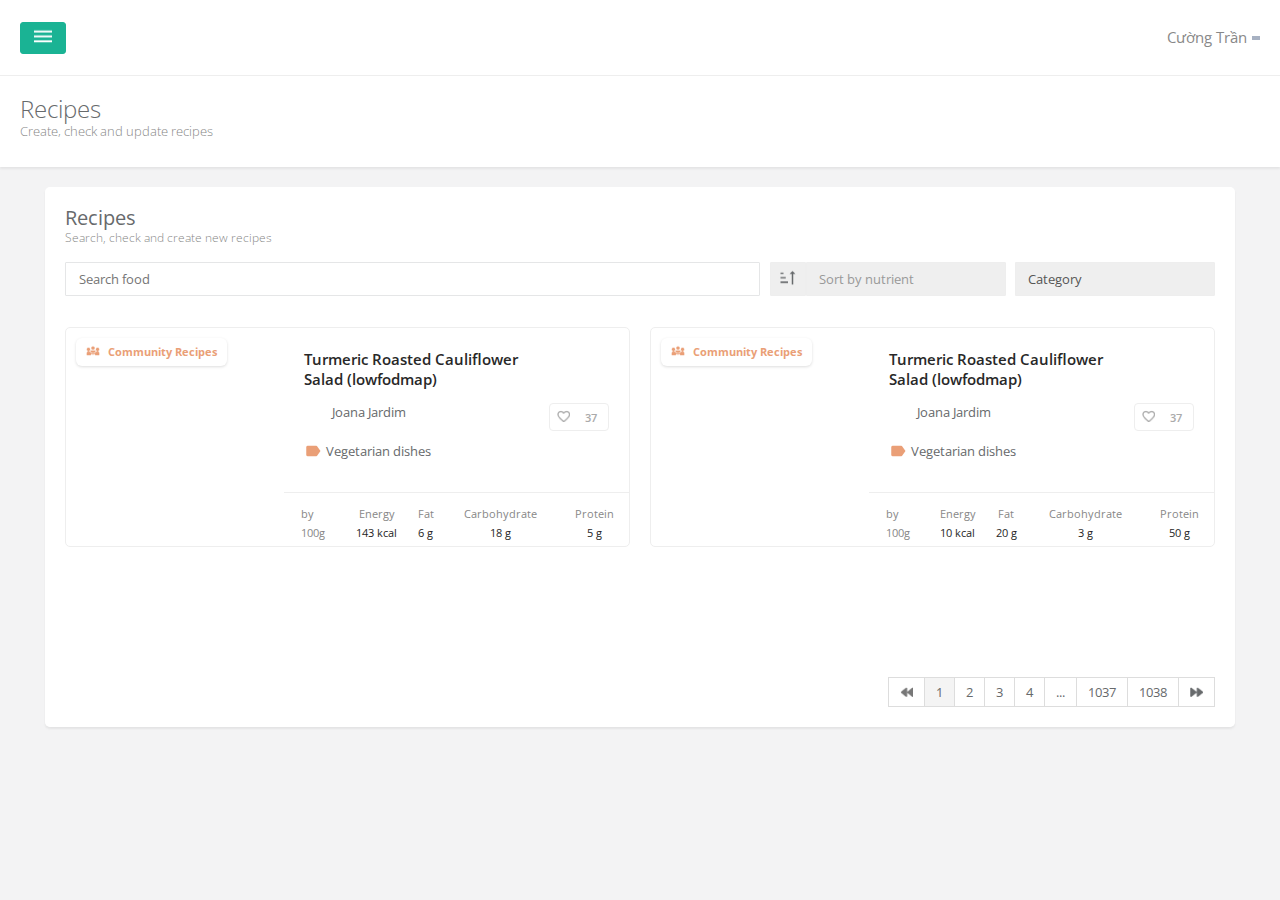
<file: project-root/index.html>
<!DOCTYPE html>
<html lang="en">
  <head>
    <meta charset="UTF-8" />
    <meta name="viewport" content="width=device-width, initial-scale=1.0" />
    <title>Homepage</title>
    <link rel="stylesheet" href="./css/style.css" />
    <link rel="stylesheet" href="./css/formSite.css" />
    <link rel="stylesheet" href="./css/home.css" />
    <link
      rel="icon"
      type="image/x-icon"
      href="./assets/images/nutrium-favicon.ico"
    />
  </head>
  <body>
    <div class="all-box">
      <div class="menu" style="display: none">
        <header>
          <img class="a-quarter-img" src="./assets/images/Logo.png" alt="" />
        </header>
        <main>
          <a class="now-paper" href="./index.html"
            ><div>
              <img class="a-quarter-img" src="./assets/icons/home.png" alt="" />
            </div>
            Homepage</a
          ><a href="./pages/ingredient.html"
            ><div>
              <img
                class="a-quarter-img"
                src="./assets/icons/food_off.png"
                alt=""
              />
            </div>
            Foods</a
          >
          <a href="./pages/recipes.html"
            ><div>
              <img
                class="a-quarter-img"
                src="./assets/icons/recipes_off.png"
                alt=""
              />
            </div>
            Recipes</a
          >
        </main>
        <footer>
          <a href="./pages/signIn.html"
            ><div>
              <img
                class="a-quarter-img"
                src="./assets/icons/person_add.png"
                alt=""
              />
            </div>
            <p>Sign out</p></a
          >
        </footer>
      </div>
      <div class="container">
        <header>
          <div class="header-top">
            <button onclick="openMenu()">
              <img class="a-quarter-img" src="./assets/icons/Menu.png" alt="" />
            </button>
            <div>
              <span>Cường Trần</span>
              <div class="box"></div>
            </div>
          </div>
          <div class="header-bottom">
            <p>Recipes</p>
            <p>Create, check and update recipes</p>
          </div>
        </header>
        <main>
          <div class="main-content">
            <div class="main-top">
              <p>Recipes</p>
              <p>Search, check and create new recipes</p>
              <div class="input">
                <input type="search" id="search" placeholder="Search food" />
                <div>
                  <button>
                    <img
                      class="a-quarter-img"
                      src="./assets/icons/sort.png"
                      alt=""
                    />
                  </button>
                  <select name="sort" id="sort">
                    <option value="">Sort by nutrient</option>
                  </select>
                </div>
                <select name="filter" id="filter">
                  <option value="">Category</option>
                </select>
              </div>
            </div>
            <div class="main-bottom">
              <div class="box">
                <div>
                  <div>
                    <img
                      class="a-quarter-img"
                      src="./assets/icons/group.png"
                      alt=""
                    />
                    <p>Community Recipes</p>
                  </div>
                </div>
                <div class="box-right">
                  <p class="text-1">
                    Turmeric Roasted Cauliflower Salad (lowfodmap)
                  </p>
                  <div class="text-2">
                    <p>Joana Jardim</p>
                    <div class="box-like">
                      <img
                        class="a-quarter-img"
                        src="./assets/icons/heart.png"
                        alt=""
                      />
                      <p>37</p>
                    </div>
                  </div>
                  <div class="text-3">
                    <img
                      class="a-quarter-img"
                      src="./assets/icons/Vector.png"
                      alt=""
                    />
                    <p>Vegetarian dishes</p>
                  </div>
                  <div class="box-info">
                    <table>
                      <tr>
                        <td class="box-info-left">by</td>
                        <td>Energy</td>
                        <td>Fat</td>
                        <td>Carbohydrate</td>
                        <td>Protein</td>
                      </tr>
                      <tr>
                        <td class="box-info-left">100g</td>
                        <td class="stats">143 kcal</td>
                        <td class="stats">6 g</td>
                        <td class="stats">18 g</td>
                        <td class="stats">5 g</td>
                      </tr>
                    </table>
                  </div>
                </div>
              </div>
              <div class="box">
                <div>
                  <div>
                    <img
                      class="a-quarter-img"
                      src="./assets/icons/group.png"
                      alt=""
                    />
                    <p>Community Recipes</p>
                  </div>
                </div>
                <div class="box-right">
                  <p class="text-1">
                    Turmeric Roasted Cauliflower Salad (lowfodmap)
                  </p>
                  <div class="text-2">
                    <p>Joana Jardim</p>
                    <div class="box-like">
                      <img
                        class="a-quarter-img"
                        src="./assets/icons/heart.png"
                        alt=""
                      />
                      <p>37</p>
                    </div>
                  </div>
                  <div class="text-3">
                    <img
                      class="a-quarter-img"
                      src="./assets/icons/Vector.png"
                      alt=""
                    />
                    <p>Vegetarian dishes</p>
                  </div>
                  <div class="box-info">
                    <table>
                      <tr>
                        <td class="box-info-left">by</td>
                        <td>Energy</td>
                        <td>Fat</td>
                        <td>Carbohydrate</td>
                        <td>Protein</td>
                      </tr>
                      <tr>
                        <td class="box-info-left">100g</td>
                        <td class="stats">10 kcal</td>
                        <td class="stats">20 g</td>
                        <td class="stats">3 g</td>
                        <td class="stats">50 g</td>
                      </tr>
                    </table>
                  </div>
                </div>
              </div>
              <div class="paper-bar">
                <button>
                  <img
                    class="a-quarter-img"
                    src="./assets/icons/prev.png"
                    alt=""
                  />
                </button>
                <button class="now-paper">1</button>
                <button>2</button>
                <button>3</button>
                <button>4</button>
                <button>...</button>
                <button>1037</button>
                <button>1038</button>
                <button>
                  <img
                    class="a-quarter-img"
                    src="./assets/icons/next.png"
                    alt=""
                  />
                </button>
              </div>
            </div>
          </div>
        </main>
      </div>
    </div>
    <script src="./js/index.js"></script>
  </body>
</html>
</file>
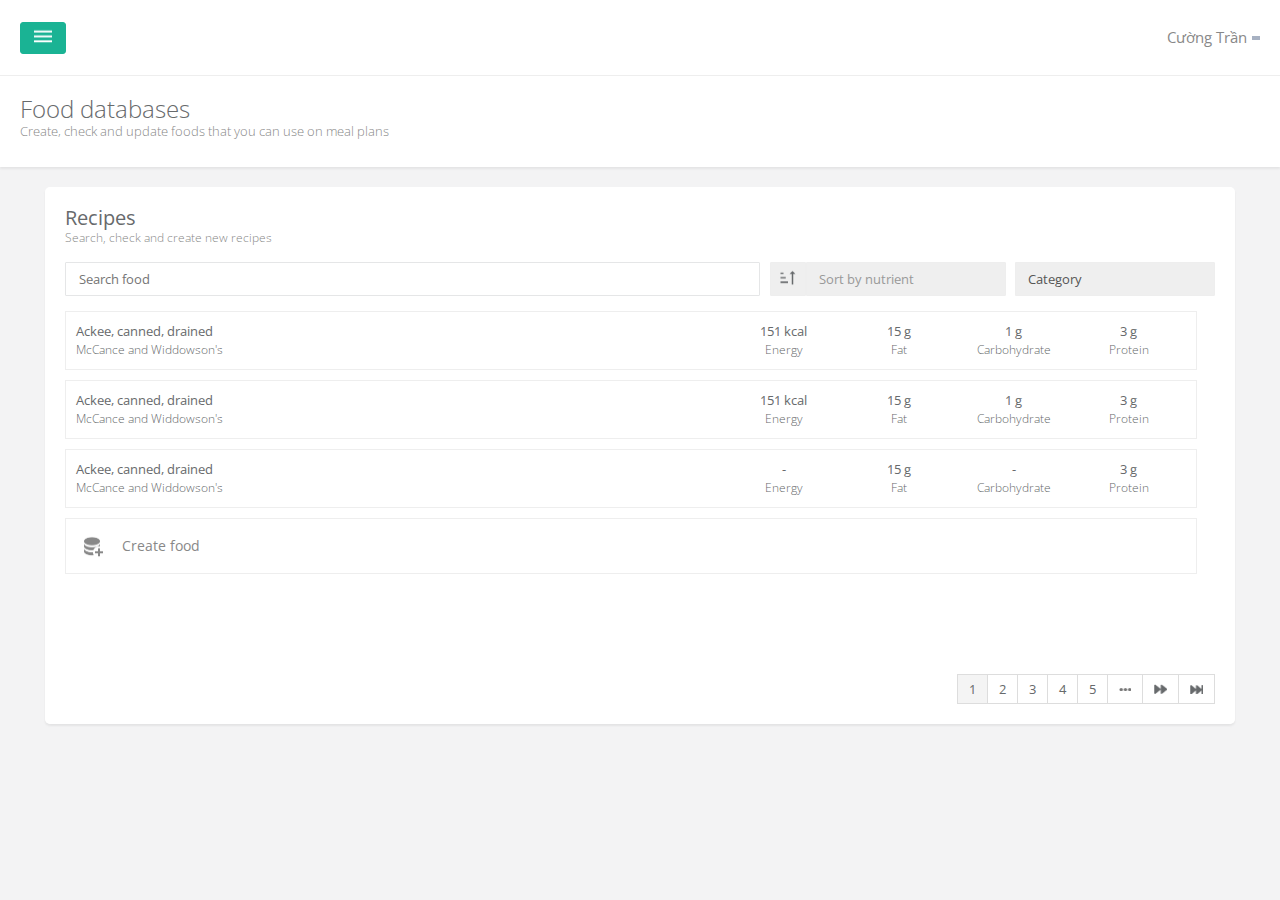
<file: project-root/pages/ingredient.html>
<!DOCTYPE html>
<html lang="en">
  <head>
    <meta charset="UTF-8" />
    <meta name="viewport" content="width=device-width, initial-scale=1.0" />
    <title>Ingredient</title>
    <link rel="stylesheet" href="../css/style.css" />
    <link rel="stylesheet" href="../css/formSite.css" />
    <link rel="stylesheet" href="../css/ingredient.css" />
    <link
      rel="icon"
      type="image/x-icon"
      href="../assets/images/nutrium-favicon.ico"
    />
  </head>
  <body>
    <div class="all-box">
      <div class="menu" style="display: none">
        <header>
          <img class="a-quarter-img" src="../assets/images/Logo.png" alt="" />
        </header>
        <main>
          <a href="../index.html"
            ><div>
              <img
                class="a-quarter-img"
                src="../assets/icons/home_off.png"
                alt=""
              />
            </div>
            Homepage</a
          ><a class="now-paper" href="./ingredient.html"
            ><div>
              <img
                class="a-quarter-img"
                src="../assets/icons/food.png"
                alt=""
              />
            </div>
            Foods</a
          >
          <a href="../pages/recipes.html"
            ><div>
              <img
                class="a-quarter-img"
                src="../assets/icons/recipes_off.png"
                alt=""
              />
            </div>
            Recipes</a
          >
        </main>
        <footer>
          <a href="../pages/signIn.html"
            ><div>
              <img
                class="a-quarter-img"
                src="../assets/icons/person_add.png"
                alt=""
              />
            </div>
            <p>Sign out</p></a
          >
        </footer>
      </div>
      <div class="container">
        <header>
          <div class="header-top">
            <button onclick="openMenu()">
              <img
                class="a-quarter-img"
                src="../assets/icons/Menu.png"
                alt=""
              />
            </button>
            <div>
              <span>Cường Trần</span>
              <div class="box"></div>
            </div>
          </div>
          <div class="header-bottom">
            <p>Food databases</p>
            <p>Create, check and update foods that you can use on meal plans</p>
          </div>
        </header>
        <main>
          <div class="main-content">
            <div class="main-top">
              <p>Recipes</p>
              <p>Search, check and create new recipes</p>
              <div class="input">
                <input type="search" id="search" placeholder="Search food" />
                <div>
                  <button>
                    <img
                      class="a-quarter-img"
                      src="../assets/icons/sort.png"
                      alt=""
                    />
                  </button>
                  <select name="sort" id="sort">
                    <option value="">Sort by nutrient</option>
                  </select>
                </div>
                <select name="filter" id="filter">
                  <option value="">Category</option>
                </select>
              </div>
            </div>
            <div class="main-bottom">
              <div class="list">
                <div class="box">
                  <div>
                    <p>Ackee, canned, drained</p>
                    <p>McCance and Widdowson's</p>
                  </div>
                  <table>
                    <tr>
                      <td class="stats">151 kcal</td>
                      <td class="stats">15 g</td>
                      <td class="stats">1 g</td>
                      <td class="stats">3 g</td>
                    </tr>
                    <tr>
                      <td>Energy</td>
                      <td>Fat</td>
                      <td>Carbohydrate</td>
                      <td>Protein</td>
                    </tr>
                  </table>
                </div>
                <div class="box">
                  <div>
                    <p>Ackee, canned, drained</p>
                    <p>McCance and Widdowson's</p>
                  </div>
                  <table>
                    <tr>
                      <td class="stats">151 kcal</td>
                      <td class="stats">15 g</td>
                      <td class="stats">1 g</td>
                      <td class="stats">3 g</td>
                    </tr>
                    <tr>
                      <td>Energy</td>
                      <td>Fat</td>
                      <td>Carbohydrate</td>
                      <td>Protein</td>
                    </tr>
                  </table>
                </div>
                <div class="box">
                  <div>
                    <p>Ackee, canned, drained</p>
                    <p>McCance and Widdowson's</p>
                  </div>
                  <table>
                    <tr>
                      <td class="stats">-</td>
                      <td class="stats">15 g</td>
                      <td class="stats">-</td>
                      <td class="stats">3 g</td>
                    </tr>
                    <tr>
                      <td>Energy</td>
                      <td>Fat</td>
                      <td>Carbohydrate</td>
                      <td>Protein</td>
                    </tr>
                  </table>
                </div>
                <div class="box">
                  <a href="../pages/ingredientAddFood.html"
                    ><img
                      class="a-quarter-img"
                      src="../assets/icons/addFood.png"
                      alt=""
                    />Create food</a
                  >
                </div>
              </div>
              <div class="paper-bar">
                <button class="now-paper">1</button>
                <button>2</button>
                <button>3</button>
                <button>4</button>
                <button>5</button>
                <button>
                  <img
                    class="a-quarter-img"
                    src="../assets/icons/3dot.png"
                    alt=""
                  />
                </button>
                <button>
                  <img
                    class="a-quarter-img"
                    src="../assets/icons/next.png"
                    alt=""
                  />
                </button>
                <button>
                  <img
                    class="a-quarter-img"
                    src="../assets/icons/endNext.png"
                    alt=""
                  />
                </button>
              </div>
            </div>
          </div>
        </main>
      </div>
    </div>
    <script src="../js/index.js"></script>
    <script src="../js/ingredient.js"></script>
  </body>
</html>
</file>
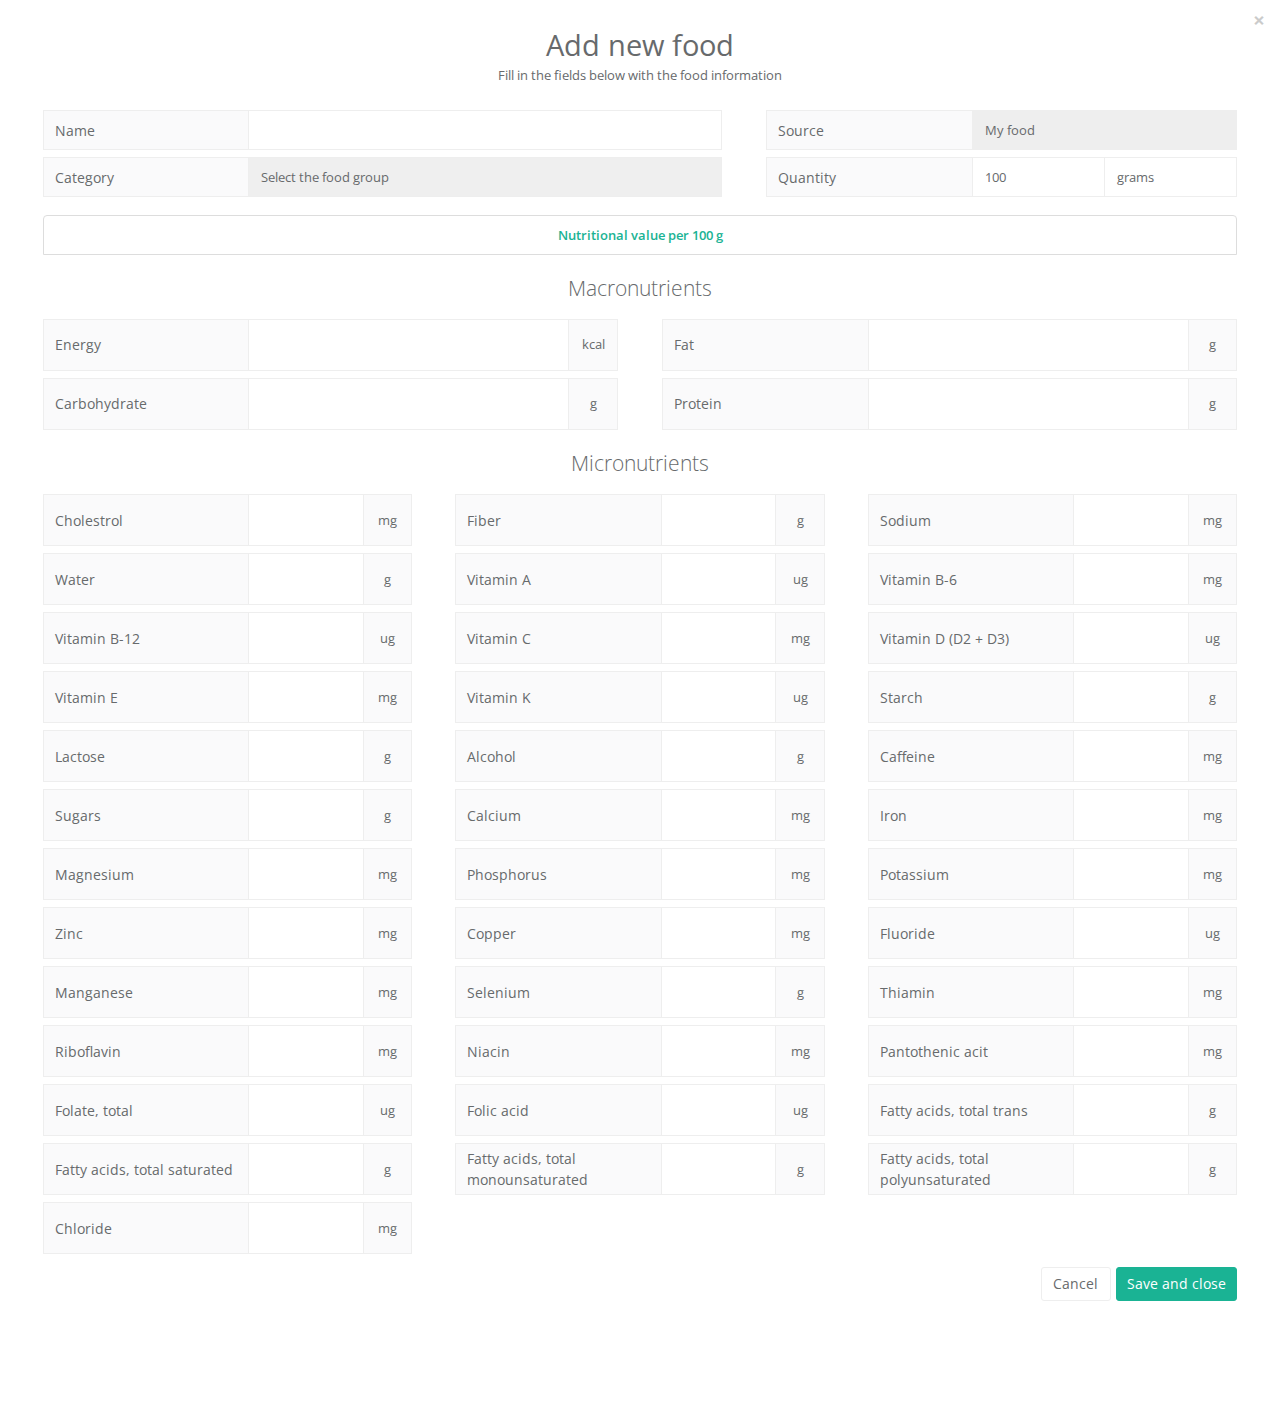
<file: project-root/pages/ingredientAddFood.html>
<!DOCTYPE html>
<html lang="en">
  <head>
    <meta charset="UTF-8" />
    <meta name="viewport" content="width=device-width, initial-scale=1.0" />
    <title>Add new food</title>
    <link rel="stylesheet" href="../css/style.css" />
    <link rel="stylesheet" href="../css/ingredientAddFood.css" />
    <link
      rel="icon"
      type="image/x-icon"
      href="../assets/images/nutrium-favicon.ico"
    />
  </head>
  <body>
    <header>
      <p>Add new food</p>
      <p>Fill in the fields below with the food information</p>
    </header>
    <main>
      <div class="box-1">
        <div class="row">
          <div><label for="">Name</label><input type="text" /></div>
          <div><label for="">Source</label><span>My food</span></div>
        </div>
        <div class="row">
          <div>
            <label for="">Category</label
            ><select name="" id="">
              <option value="">Select the food group</option>
            </select>
          </div>
          <div>
            <label for="">Quantity</label>
            <div><span>100</span><span>grams</span></div>
          </div>
        </div>
        <div class="title">Nutritional value per 100 g</div>
      </div>
      <p class="h2">Macronutrients</p>
      <div class="box-2">
        <div class="row">
          <div class="col">
            <label for="">Energy</label><input type="text" /><span>kcal</span>
          </div>
          <div class="col">
            <label for="">Fat</label><input type="text" /><span>g</span>
          </div>
        </div>
        <div class="row">
          <div class="col">
            <label for="">Carbohydrate</label><input type="text" />
            <span>g</span>
          </div>
          <div class="col">
            <label for="">Protein</label><input type="text" /><span>g</span>
          </div>
        </div>
      </div>
      <div class="h2">Micronutrients</div>
      <div class="box-3">
        <div class="row">
          <div class="col">
            <label for="">Cholestrol</label><input type="text" /><span>mg</span>
          </div>
          <div class="col">
            <label for="">Fiber</label><input type="text" /><span>g</span>
          </div>
          <div class="col">
            <label for="">Sodium</label><input type="text" /><span>mg</span>
          </div>
        </div>
        <div class="row">
          <div class="col">
            <label for="">Water</label><input type="text" /><span>g</span>
          </div>
          <div class="col">
            <label for="">Vitamin A</label><input type="text" /><span>ug</span>
          </div>
          <div class="col">
            <label for="">Vitamin B-6</label><input type="text" /><span
              >mg</span
            >
          </div>
        </div>
        <div class="row">
          <div class="col">
            <label for="">Vitamin B-12</label><input type="text" /><span
              >ug</span
            >
          </div>
          <div class="col">
            <label for="">Vitamin C</label><input type="text" /><span>mg</span>
          </div>
          <div class="col">
            <label for="">Vitamin D (D2 + D3)</label><input type="text" /><span
              >ug</span
            >
          </div>
        </div>
        <div class="row">
          <div class="col">
            <label for="">Vitamin E</label><input type="text" /><span>mg</span>
          </div>
          <div class="col">
            <label for="">Vitamin K</label><input type="text" /><span>ug</span>
          </div>
          <div class="col">
            <label for="">Starch</label><input type="text" /><span>g</span>
          </div>
        </div>
        <div class="row">
          <div class="col">
            <label for="">Lactose</label><input type="text" /><span>g</span>
          </div>
          <div class="col">
            <label for="">Alcohol</label><input type="text" /><span>g</span>
          </div>
          <div class="col">
            <label for="">Caffeine</label><input type="text" /><span>mg</span>
          </div>
        </div>
        <div class="row">
          <div class="col">
            <label for="">Sugars</label><input type="text" /><span>g</span>
          </div>
          <div class="col">
            <label for="">Calcium</label><input type="text" /><span>mg</span>
          </div>
          <div class="col">
            <label for="">Iron</label><input type="text" /><span>mg</span>
          </div>
        </div>
        <div class="row">
          <div class="col">
            <label for="">Magnesium</label><input type="text" /><span>mg</span>
          </div>
          <div class="col">
            <label for="">Phosphorus</label><input type="text" /><span>mg</span>
          </div>
          <div class="col">
            <label for="">Potassium</label><input type="text" /><span>mg</span>
          </div>
        </div>
        <div class="row">
          <div class="col">
            <label for="">Zinc</label><input type="text" /><span>mg</span>
          </div>
          <div class="col">
            <label for="">Copper</label><input type="text" /><span>mg</span>
          </div>
          <div class="col">
            <label for="">Fluoride</label><input type="text" /><span>ug</span>
          </div>
        </div>
        <div class="row">
          <div class="col">
            <label for="">Manganese</label><input type="text" /><span>mg</span>
          </div>
          <div class="col">
            <label for="">Selenium</label><input type="text" /><span>g</span>
          </div>
          <div class="col">
            <label for="">Thiamin</label><input type="text" /><span>mg</span>
          </div>
        </div>
        <div class="row">
          <div class="col">
            <label for="">Riboflavin</label><input type="text" /><span>mg</span>
          </div>
          <div class="col">
            <label for="">Niacin</label><input type="text" /><span>mg</span>
          </div>
          <div class="col">
            <label for="">Pantothenic acit</label><input type="text" /><span
              >mg</span
            >
          </div>
        </div>
        <div class="row">
          <div class="col">
            <label for="">Folate, total</label><input type="text" /><span
              >ug</span
            >
          </div>
          <div class="col">
            <label for="">Folic acid</label><input type="text" /><span>ug</span>
          </div>
          <div class="col">
            <label for="">Fatty acids, total trans</label
            ><input type="text" /><span>g</span>
          </div>
        </div>
        <div class="row">
          <div class="col">
            <label for="">Fatty acids, total saturated</label
            ><input type="text" /><span>g</span>
          </div>
          <div class="col">
            <label for="">Fatty acids, total monounsaturated</label
            ><input type="text" /><span>g</span>
          </div>
          <div class="col">
            <label for="">Fatty acids, total polyunsaturated</label
            ><input type="text" /><span>g</span>
          </div>
        </div>
        <div class="row">
          <div class="col">
            <label for="">Chloride</label><input type="text" /><span>mg</span>
          </div>
        </div>
      </div>
    </main>
    <footer>
      <button onclick="location.href=`./ingredient.html`">Cancel</button
      ><button onclick="location.href=`./ingredient.html`">
        Save and close
      </button>
    </footer>
    <button class="close" onclick="location.href=`./ingredient.html`">×</button>
    <script src="../js/index.js"></script>
  </body>
</html>
</file>
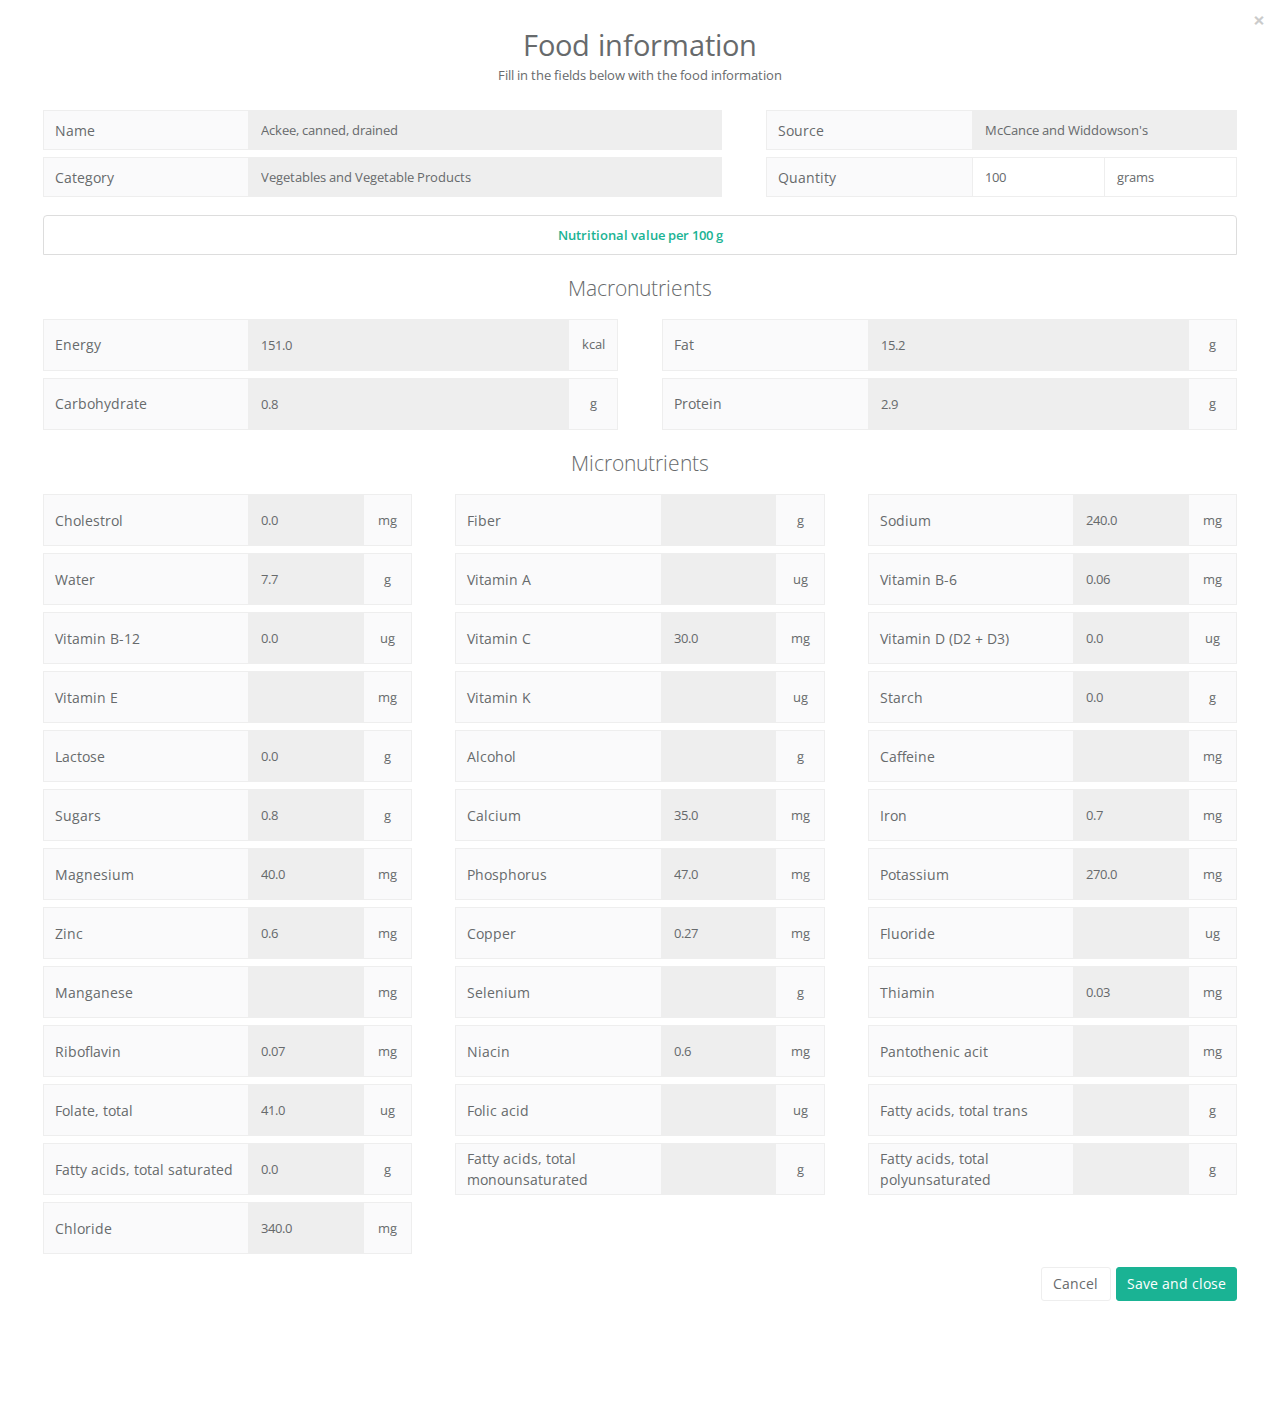
<file: project-root/pages/ingredientEdit.html>
<!DOCTYPE html>
<html lang="en">
  <head>
    <meta charset="UTF-8" />
    <meta name="viewport" content="width=device-width, initial-scale=1.0" />
    <title>Food information</title>
    <link rel="stylesheet" href="../css/style.css" />
    <link rel="stylesheet" href="../css/ingredientEdit.css" />
    <link
      rel="icon"
      type="image/x-icon"
      href="../assets/images/nutrium-favicon.ico"
    />
  </head>
  <body>
    <header>
      <p>Food information</p>
      <p>Fill in the fields below with the food information</p>
    </header>
    <main>
      <div class="box-1">
        <div class="row">
          <div>
            <label for="">Name</label
            ><input type="text" value="Ackee, canned, drained" />
          </div>
          <div>
            <label for="">Source</label><span>McCance and Widdowson's</span>
          </div>
        </div>
        <div class="row">
          <div>
            <label for="">Category</label
            ><select name="" id="">
              <option value="">Vegetables and Vegetable Products</option>
            </select>
          </div>
          <div>
            <label for="">Quantity</label>
            <div><span>100</span><span>grams</span></div>
          </div>
        </div>
        <div class="title">Nutritional value per 100 g</div>
      </div>
      <p class="h2">Macronutrients</p>
      <div class="box-2">
        <div class="row">
          <div class="col">
            <label for="">Energy</label><input type="text" value="151.0" /><span
              >kcal</span
            >
          </div>
          <div class="col">
            <label for="">Fat</label><input type="text" value="15.2" /><span
              >g</span
            >
          </div>
        </div>
        <div class="row">
          <div class="col">
            <label for="">Carbohydrate</label><input type="text" value="0.8" />
            <span>g</span>
          </div>
          <div class="col">
            <label for="">Protein</label><input type="text" value="2.9" /><span
              >g</span
            >
          </div>
        </div>
      </div>
      <div class="h2">Micronutrients</div>
      <div class="box-3">
        <div class="row">
          <div class="col">
            <label for="">Cholestrol</label
            ><input type="text" value="0.0" /><span>mg</span>
          </div>
          <div class="col">
            <label for="">Fiber</label><input type="text" /><span>g</span>
          </div>
          <div class="col">
            <label for="">Sodium</label><input type="text" value="240.0" /><span
              >mg</span
            >
          </div>
        </div>
        <div class="row">
          <div class="col">
            <label for="">Water</label><input type="text" value="7.7" /><span
              >g</span
            >
          </div>
          <div class="col">
            <label for="">Vitamin A</label><input type="text" /><span>ug</span>
          </div>
          <div class="col">
            <label for="">Vitamin B-6</label
            ><input type="text" value="0.06" /><span>mg</span>
          </div>
        </div>
        <div class="row">
          <div class="col">
            <label for="">Vitamin B-12</label
            ><input type="text" value="0.0" /><span>ug</span>
          </div>
          <div class="col">
            <label for="">Vitamin C</label
            ><input type="text" value="30.0" /><span>mg</span>
          </div>
          <div class="col">
            <label for="">Vitamin D (D2 + D3)</label
            ><input type="text" value="0.0" /><span>ug</span>
          </div>
        </div>
        <div class="row">
          <div class="col">
            <label for="">Vitamin E</label><input type="text" /><span>mg</span>
          </div>
          <div class="col">
            <label for="">Vitamin K</label><input type="text" /><span>ug</span>
          </div>
          <div class="col">
            <label for="">Starch</label><input type="text" value="0.0" /><span
              >g</span
            >
          </div>
        </div>
        <div class="row">
          <div class="col">
            <label for="">Lactose</label><input type="text" value="0.0" /><span
              >g</span
            >
          </div>
          <div class="col">
            <label for="">Alcohol</label><input type="text" /><span>g</span>
          </div>
          <div class="col">
            <label for="">Caffeine</label><input type="text" /><span>mg</span>
          </div>
        </div>
        <div class="row">
          <div class="col">
            <label for="">Sugars</label><input type="text" value="0.8" /><span
              >g</span
            >
          </div>
          <div class="col">
            <label for="">Calcium</label><input type="text" value="35.0" /><span
              >mg</span
            >
          </div>
          <div class="col">
            <label for="">Iron</label><input type="text" value="0.7" /><span
              >mg</span
            >
          </div>
        </div>
        <div class="row">
          <div class="col">
            <label for="">Magnesium</label
            ><input type="text" value="40.0" /><span>mg</span>
          </div>
          <div class="col">
            <label for="">Phosphorus</label
            ><input type="text" value="47.0" /><span>mg</span>
          </div>
          <div class="col">
            <label for="">Potassium</label
            ><input type="text" value="270.0" /><span>mg</span>
          </div>
        </div>
        <div class="row">
          <div class="col">
            <label for="">Zinc</label><input type="text" value="0.6" /><span
              >mg</span
            >
          </div>
          <div class="col">
            <label for="">Copper</label><input type="text" value="0.27" /><span
              >mg</span
            >
          </div>
          <div class="col">
            <label for="">Fluoride</label><input type="text" /><span>ug</span>
          </div>
        </div>
        <div class="row">
          <div class="col">
            <label for="">Manganese</label><input type="text" /><span>mg</span>
          </div>
          <div class="col">
            <label for="">Selenium</label><input type="text" /><span>g</span>
          </div>
          <div class="col">
            <label for="">Thiamin</label><input type="text" value="0.03" /><span
              >mg</span
            >
          </div>
        </div>
        <div class="row">
          <div class="col">
            <label for="">Riboflavin</label
            ><input type="text" value="0.07" /><span>mg</span>
          </div>
          <div class="col">
            <label for="">Niacin</label><input type="text" value="0.6" /><span
              >mg</span
            >
          </div>
          <div class="col">
            <label for="">Pantothenic acit</label><input type="text" /><span
              >mg</span
            >
          </div>
        </div>
        <div class="row">
          <div class="col">
            <label for="">Folate, total</label
            ><input type="text" value="41.0" /><span>ug</span>
          </div>
          <div class="col">
            <label for="">Folic acid</label><input type="text" /><span>ug</span>
          </div>
          <div class="col">
            <label for="">Fatty acids, total trans</label
            ><input type="text" /><span>g</span>
          </div>
        </div>
        <div class="row">
          <div class="col">
            <label for="">Fatty acids, total saturated</label
            ><input type="text" value="0.0" /><span>g</span>
          </div>
          <div class="col">
            <label for="">Fatty acids, total monounsaturated</label
            ><input type="text" /><span>g</span>
          </div>
          <div class="col">
            <label for="">Fatty acids, total polyunsaturated</label
            ><input type="text" /><span>g</span>
          </div>
        </div>
        <div class="row">
          <div class="col">
            <label for="">Chloride</label
            ><input type="text" value="340.0" /><span>mg</span>
          </div>
        </div>
      </div>
    </main>
    <footer>
      <button onclick="location.href=`./ingredient.html`">Cancel</button
      ><button onclick="location.href=`./ingredient.html`">
        Save and close
      </button>
    </footer>
    <button class="close" onclick="location.href=`./ingredient.html`">×</button>
    <script src="../js/index.js"></script>
  </body>
</html>
</file>
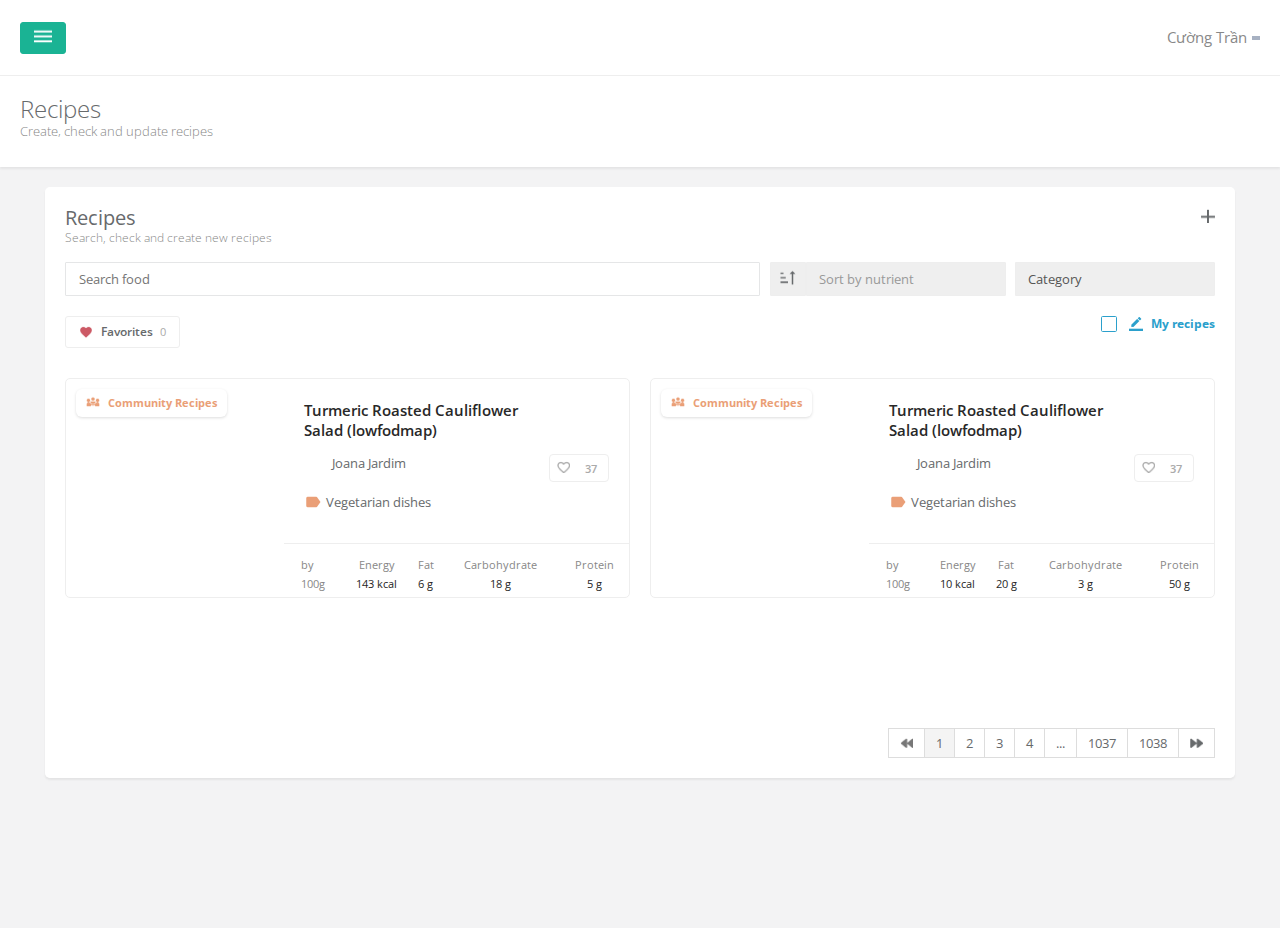
<file: project-root/pages/recipes.html>
<!DOCTYPE html>
<html lang="en">
  <head>
    <meta charset="UTF-8" />
    <meta name="viewport" content="width=device-width, initial-scale=1.0" />
    <title>Recipes</title>
    <link rel="stylesheet" href="../css/style.css" />
    <link rel="stylesheet" href="../css/formSite.css" />
    <link rel="stylesheet" href="../css/recipes.css" />
    <link
      rel="icon"
      type="image/x-icon"
      href="../assets/images/nutrium-favicon.ico"
    />
  </head>
  <body>
    <div class="all-box">
      <div class="menu" style="display: none">
        <header>
          <img class="a-quarter-img" src="../assets/images/Logo.png" alt="" />
        </header>
        <main>
          <a href="../index.html"
            ><div>
              <img
                class="a-quarter-img"
                src="../assets/icons/home_off.png"
                alt=""
              />
            </div>
            Homepage</a
          ><a href="../pages/ingredient.html"
            ><div>
              <img
                class="a-quarter-img"
                src="../assets/icons/food_off.png"
                alt=""
              />
            </div>
            Foods</a
          >
          <a class="now-paper" href="../pages/recipes.html"
            ><div>
              <img
                class="a-quarter-img"
                src="../assets/icons/recipes.png"
                alt=""
              />
            </div>
            Recipes</a
          >
        </main>
        <footer>
          <a href="../pages/signIn.html"
            ><div>
              <img
                class="a-quarter-img"
                src="../assets/icons/person_add.png"
                alt=""
              />
            </div>
            <p>Sign out</p></a
          >
        </footer>
      </div>
      <div class="container">
        <header>
          <div class="header-top">
            <button onclick="openMenu()">
              <img
                class="a-quarter-img"
                src="../assets/icons/Menu.png"
                alt=""
              />
            </button>
            <div>
              <span>Cường Trần</span>
              <div class="box"></div>
            </div>
          </div>
          <div class="header-bottom">
            <p>Recipes</p>
            <p>Create, check and update recipes</p>
          </div>
        </header>
        <main>
          <div class="main-content">
            <div class="main-top">
              <p>Recipes</p>
              <p>Search, check and create new recipes</p>
              <div class="input">
                <input type="search" id="search" placeholder="Search food" />
                <div>
                  <button>
                    <img
                      class="a-quarter-img"
                      src="../assets/icons/sort.png"
                      alt=""
                    />
                  </button>
                  <select name="sort" id="sort">
                    <option value="">Sort by nutrient</option>
                  </select>
                </div>
                <select name="filter" id="filter">
                  <option value="">Category</option>
                </select>
              </div>
              <img
                onclick="location.href=`recipesAdd.html`"
                class="a-quarter-img add"
                src="../assets/icons/add.png"
                alt=""
              />
            </div>
            <div class="ex-box">
              <div>
                <img
                  class="a-quarter-img"
                  src="../assets/icons/heartRed.png"
                  alt=""
                /><span class="favorites-text">Favorites</span><span>0</span>
              </div>
              <div>
                <label class="custom-checkbox">
                  <input type="checkbox" />
                  <span class="checkmark"></span>
                </label>
                <img
                  class="a-quarter-img"
                  src="../assets/icons/pen.png"
                  alt=""
                /><span>My recipes</span>
              </div>
            </div>
            <div class="main-bottom">
              <div class="box">
                <div>
                  <div>
                    <img
                      class="a-quarter-img"
                      src="../assets/icons/group.png"
                      alt=""
                    />
                    <p>Community Recipes</p>
                  </div>
                </div>
                <div class="box-right">
                  <p class="text-1">
                    Turmeric Roasted Cauliflower Salad (lowfodmap)
                  </p>
                  <div class="text-2">
                    <p>Joana Jardim</p>
                    <div class="box-like">
                      <img
                        class="a-quarter-img"
                        src="../assets/icons/heart.png"
                        alt=""
                      />
                      <p>37</p>
                    </div>
                  </div>
                  <div class="text-3">
                    <img
                      class="a-quarter-img"
                      src="../assets/icons/Vector.png"
                      alt=""
                    />
                    <p>Vegetarian dishes</p>
                  </div>
                  <div class="box-info">
                    <table>
                      <tr>
                        <td class="box-info-left">by</td>
                        <td>Energy</td>
                        <td>Fat</td>
                        <td>Carbohydrate</td>
                        <td>Protein</td>
                      </tr>
                      <tr>
                        <td class="box-info-left">100g</td>
                        <td class="stats">143 kcal</td>
                        <td class="stats">6 g</td>
                        <td class="stats">18 g</td>
                        <td class="stats">5 g</td>
                      </tr>
                    </table>
                  </div>
                </div>
              </div>
              <div class="box">
                <div>
                  <div>
                    <img
                      class="a-quarter-img"
                      src="../assets/icons/group.png"
                      alt=""
                    />
                    <p>Community Recipes</p>
                  </div>
                </div>
                <div class="box-right">
                  <p class="text-1">
                    Turmeric Roasted Cauliflower Salad (lowfodmap)
                  </p>
                  <div class="text-2">
                    <p>Joana Jardim</p>
                    <div class="box-like">
                      <img
                        class="a-quarter-img"
                        src="../assets/icons/heart.png"
                        alt=""
                      />
                      <p>37</p>
                    </div>
                  </div>
                  <div class="text-3">
                    <img
                      class="a-quarter-img"
                      src="../assets/icons/Vector.png"
                      alt=""
                    />
                    <p>Vegetarian dishes</p>
                  </div>
                  <div class="box-info">
                    <table>
                      <tr>
                        <td class="box-info-left">by</td>
                        <td>Energy</td>
                        <td>Fat</td>
                        <td>Carbohydrate</td>
                        <td>Protein</td>
                      </tr>
                      <tr>
                        <td class="box-info-left">100g</td>
                        <td class="stats">10 kcal</td>
                        <td class="stats">20 g</td>
                        <td class="stats">3 g</td>
                        <td class="stats">50 g</td>
                      </tr>
                    </table>
                  </div>
                </div>
              </div>
              <div class="paper-bar">
                <button>
                  <img
                    class="a-quarter-img"
                    src="../assets/icons/prev.png"
                    alt=""
                  />
                </button>
                <button class="now-paper">1</button>
                <button>2</button>
                <button>3</button>
                <button>4</button>
                <button>...</button>
                <button>1037</button>
                <button>1038</button>
                <button>
                  <img
                    class="a-quarter-img"
                    src="../assets/icons/next.png"
                    alt=""
                  />
                </button>
              </div>
            </div>
          </div>
        </main>
      </div>
    </div>
    <script src="../js/index.js"></script>
  </body>
</html>
</file>
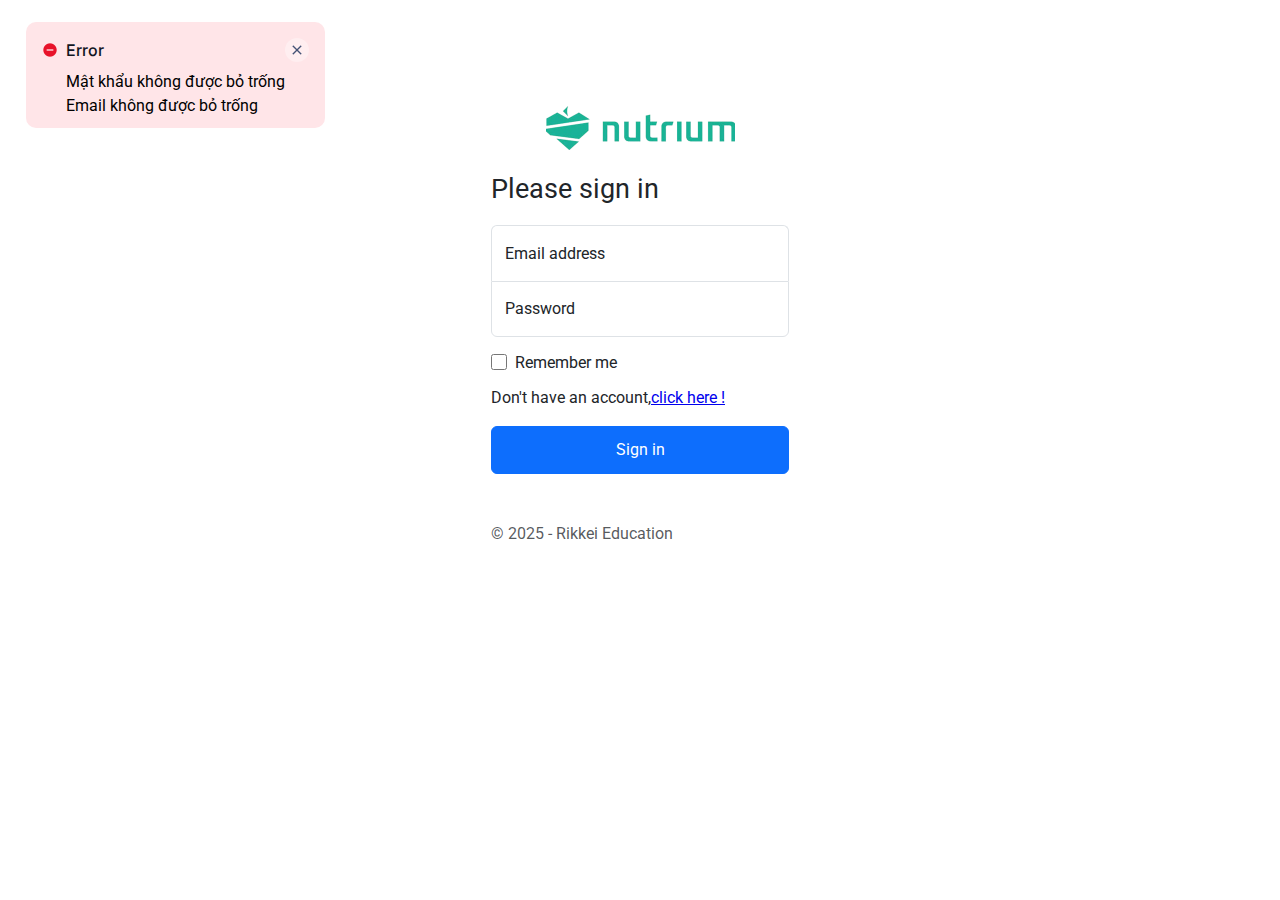
<file: project-root/pages/signIn.html>
<!DOCTYPE html>
<html lang="en">
  <head>
    <meta charset="UTF-8" />
    <meta name="viewport" content="width=device-width, initial-scale=1.0" />
    <title>Sign-in</title>
    <link rel="stylesheet" href="../css/style.css" />
    <link rel="stylesheet" href="../css/signInAndUp.css" />
    <link
      rel="icon"
      type="image/x-icon"
      href="../assets/images/nutrium-favicon.ico"
    />
  </head>
  <body>
    <form class="box">
      <img class="a-quarter-img" src="../assets/images/Logo.png" alt="" />
      <p class="text">Please sign in</p>
      <input class="input-top input" type="email" placeholder="Email address" />
      <input
        class="input-bottom input"
        type="password"
        placeholder="Password"
      />
      <div><input type="checkbox" /><span> Remember me</span></div>
      <p class="link">
        Don't have an account, <a href="./signUp.html">click here !</a>
      </p>
      <button>Sign in</button>
      <p class="footer">© 2025 - Rikkei Education</p>
    </form>
    <div class="notify error">
      <div class="header">
        <div>
          <span
            ><img
              class="a-quarter-img"
              src="../assets/icons/Error.png"
              alt="" /></span
          ><span>Error</span>
        </div>
        <span
          ><button>
            <img
              class="a-quarter-img"
              onclick="closeNotify()"
              src="../assets/icons/close.png"
              alt=""
            /></button
        ></span>
      </div>
      <div class="text">
        <p>Mật khẩu không được bỏ trống</p>
        <p>Email không được bỏ trống</p>
      </div>
    </div>
    <!-- <div class="notify submit">
      <div class="header">
        <div>
          <img
            class="a-quarter-img"
            src="../assets/icons/Submit.png"
            alt=""
          /><span>Đăng nhập thành công</span>
        </div>
      </div>
    </div> -->
    <script src="../js/index.js"></script>
    <script src="../js/signln.js"></script>
  </body>
</html>
</file>
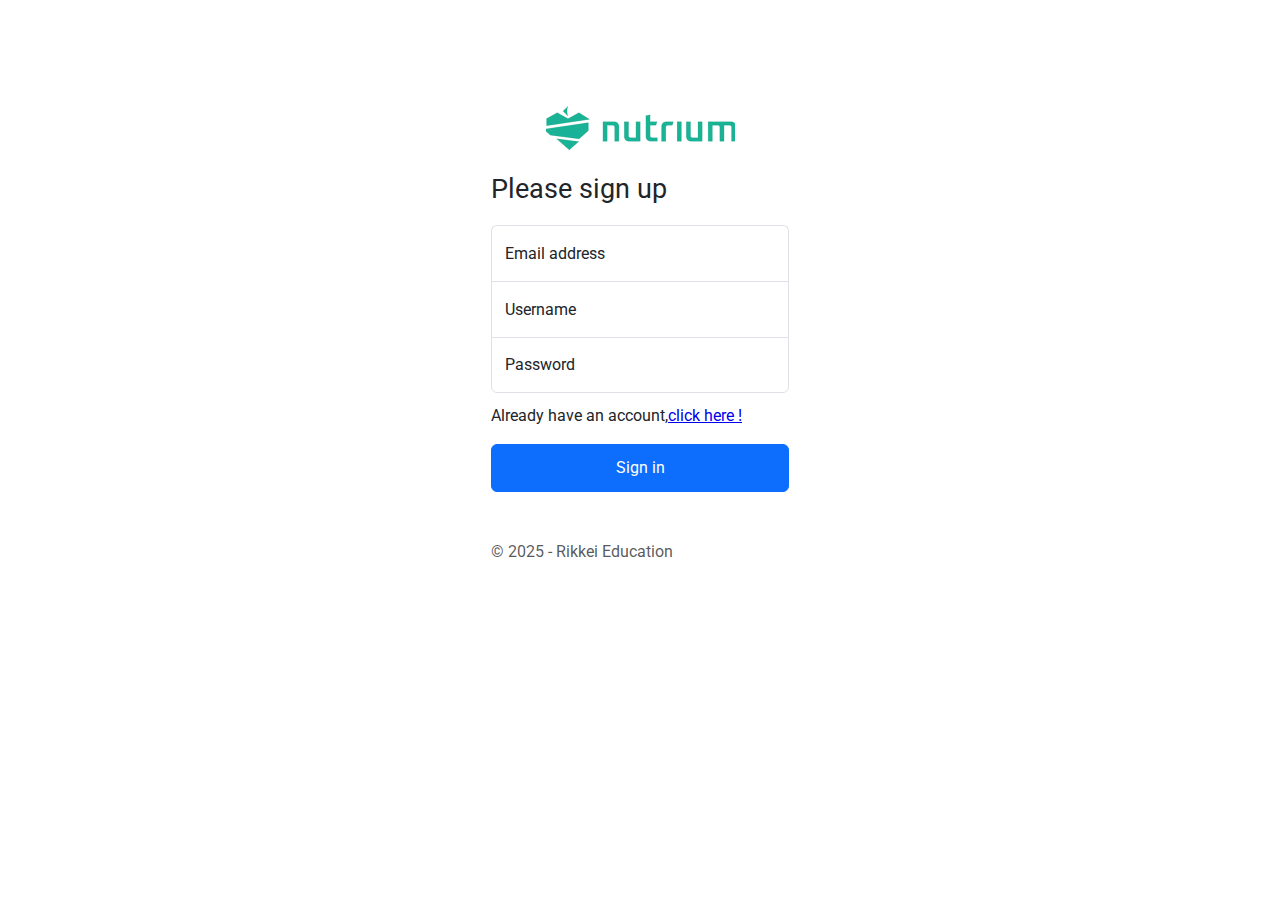
<file: project-root/pages/signUp.html>
<!DOCTYPE html>
<html lang="en">
  <head>
    <meta charset="UTF-8" />
    <meta name="viewport" content="width=device-width, initial-scale=1.0" />
    <title>Sign-up</title>
    <link rel="stylesheet" href="../css/style.css" />
    <link rel="stylesheet" href="../css/signInAndUp.css" />
    <link
      rel="icon"
      type="image/x-icon"
      href="../assets/images/nutrium-favicon.ico"
    />
  </head>
  <body>
    <form class="box">
      <img class="a-quarter-img" src="../assets/images/Logo.png" alt="" />
      <p class="text">Please sign up</p>
      <input class="input-top input" type="email" placeholder="Email address" />
      <input class="input-mid input" type="text" placeholder="Username" />
      <input
        class="input-bottom input"
        type="password"
        placeholder="Password"
      />
      <p class="link">
        Already have an account, <a href="./signIn.html">click here !</a>
      </p>
      <button>Sign in</button>
      <p class="footer">© 2025 - Rikkei Education</p>
    </form>
    <script src="../js/index.js"></script>
  </body>
</html>
</file>
<file: project-root/css/style.css>
/**/
@import url("https://fonts.googleapis.com/css2?family=Inter:ital,opsz,wght@0,14..32,100..900;1,14..32,100..900&family=Open+Sans:ital,wght@0,300..800;1,300..800&family=Roboto:ital,wght@0,100..900;1,100..900&display=swap");
* {
  margin: 0;
  padding: 0;
  box-sizing: border-box;
  /* transition: all 0.3s linear; */
}
button:hover {
  cursor: pointer;
  filter: brightness(0.8);
}
</file>
<file: project-root/css/formSite.css>
body {
  background-color: #f3f3f4;
}
.container {
  background-color: #f3f3f4;
  width: 100%;
  margin-bottom: 150px;
}
.container header .header-top button {
  width: 46px;
  height: 32px;
  border-radius: 3px;
  border: 1px solid #1ab394;
  background-color: #1ab394;
}
.container header {
  width: 100%;
  position: fixed;
  top: 0;
  background-color: #ffffff;
  z-index: 9999;
}
.container header .header-top {
  display: flex;
  justify-content: space-between;
  height: 76px;
  align-items: center;
  padding: 20px;
  border-bottom: 1px solid #eeeeee;
}
.container header .header-top .box {
  width: 8px;
  height: 4px;
  border-width: 4px 4px 0px 4px;
  border-style: solid;
  border-color: #a7b1c2;
}
.container header .header-top div:not(.box) {
  display: flex;
  align-items: center;
  gap: 5px;
}
.container .header-top span {
  font-family: Open Sans;
  font-weight: 400;
  font-size: 15.4px;
  line-height: 23.1px;
  letter-spacing: 0%;
  text-align: right;
  vertical-align: middle;
  color: #888888;
}
.container header .header-bottom {
  height: 90.9000015258789px;
  padding: 20px;
  box-shadow: 0px 1px 5px 0px #9191911f;
  box-shadow: 0px 2px 2px 0px #90909024;
}
.container header .header-bottom p {
  font-family: Open Sans;
  font-weight: 300;
  font-size: 13px;
  line-height: 19.5px;
  letter-spacing: 0%;
  vertical-align: middle;
  color: #888888;
}
.container header .header-bottom p:first-child {
  font-size: 24px;
  line-height: 26.4px;
  color: #676a6c;
}
.container main {
  width: 100%;
  margin-top: calc(191.9px - 25px);
  margin-left: auto;
  margin-right: auto;
  border-radius: 5px;
  padding-top: 20px;
  z-index: 0;
}
.container main .main-content {
  width: max-content;
  margin-left: auto;
  margin-right: auto;
  box-shadow: 0px 1px 5px 0px #9191911f;
  box-shadow: 0px 2px 2px 0px #90909024;
  border-radius: 5px;
}
.container main .paper-bar {
  margin-top: 99.9px;
  display: flex;
  width: 100%;
  justify-content: right;
}
.container main .paper-bar button {
  border: 1px solid #dddddd;
  font-family: Open Sans;
  font-weight: 400;
  font-size: 13px;
  line-height: 18.57px;
  letter-spacing: 0%;
  text-align: right;
  vertical-align: middle;
  color: #676a6c;
  padding: 5px 11px;
  background-color: #ffffff;
  display: flex;
  align-items: center;
}
.container main .paper-bar button:not(button:first-child) {
  border-left: none;
}
.container main .paper-bar .now-paper {
  background-color: #f4f4f4;
}
.menu {
  width: 220px;
  height: 900px;
  box-shadow: 0px 1px 5px 0px #9191911f;
  box-shadow: 0px 2px 2px 0px #90909024;
  display: none; /*cai nay ben html cung co*/
  flex-shrink: 0;
  position: fixed;
}
.menu header {
  height: 156px;
  background-color: #293846;
  display: flex;
  align-items: center;
  justify-content: center;
}
.menu main {
  background-color: #304151;
  height: calc(100vh - 50px - 156px);
}
.menu main a {
  display: flex;
  text-decoration: none;
  color: #a7b1c2;
  align-items: center;
  height: 50px;
  gap: 7px;
  padding: 10px 20px;
  font-family: Open Sans;
  font-weight: 600;
  font-size: 13px;
  line-height: 19.5px;
  letter-spacing: 0%;
  vertical-align: middle;
  color: #a7b1c2;
}
.menu .now-paper {
  color: #ffffff;
  background-color: #293846;
}
.menu a div {
  width: 30px;
  height: 30px;
  border-radius: 50%;
  background-color: #ffffff1a;
  display: flex;
  align-items: center;
  justify-content: center;
}
.menu .now-paper div {
  background-color: #1ab394;
}
.menu footer {
  background-color: #12896d;
  height: 50px;
  padding: 10px 20px;
}
.menu footer a {
  text-decoration: none;
  align-items: center;
  gap: 7px;
  display: flex;
  font-family: Open Sans;
  font-weight: 600;
  font-size: 13px;
  line-height: 19.5px;
  letter-spacing: 0%;
  vertical-align: middle;
  color: #ffffff;
}
.all-box {
  display: flex;
}
</file>
<file: project-root/css/home.css>
.container main .main-top {
  background-color: #ffffff;
  padding: 20px;
  width: 1190px;
  margin-left: auto;
  margin-right: auto;
  border-top-left-radius: 5px;
  border-top-right-radius: 5px;
}
.container main .main-top p {
  font-family: Open Sans;
  font-weight: 300;
  font-size: 12px;
  line-height: 18px;
  letter-spacing: 0%;
  vertical-align: middle;
  color: #888888;
  margin-bottom: 15px;
}
.container main .main-top p:first-child {
  font-family: Open Sans;
  font-weight: 400;
  font-size: 20px;
  line-height: 22px;
  letter-spacing: 0%;
  vertical-align: middle;
  color: #676a6c;
  margin-bottom: 0;
}
.container main .main-top input {
  width: 695px;
  height: 34px;
  border-radius: 1px;
  border: 1px solid #e5e6e7;
  padding: 8px 13px;
  font-family: Open Sans;
  font-weight: 400;
  font-size: 13px;
  line-height: 100%;
  letter-spacing: 0%;
  vertical-align: middle;
  color: #676a6c;
}
.container main .main-top .input {
  display: flex;
  justify-content: space-between;
}
.container main .main-top button {
  width: 36px;
  height: 34px;
  border-top-left-radius: 1px;
  border-bottom-left-radius: 1px;
  border: 1px solid #eeeeee;
}
.container main .main-top select {
  width: 200px;
  height: 34px;
  border: 1px solid #eeeeee;
  font-family: Open Sans;
  font-weight: 400;
  font-size: 13px;
  line-height: 18.57px;
  letter-spacing: 0%;
  vertical-align: middle;
  color: #555555;
  padding: 6px 12px;
  border-right: none;
}
.container main .main-top div select {
  width: 200px;
  height: 34px;
  border-top-right-radius: 1px;
  border-bottom-right-radius: 1px;
  border: 1px solid #eeeeee;
  appearance: none;
  color: #999999;
}
.container main .main-top div select[name="filter"] {
  color: #555555;
}
.container main .main-top div {
  display: flex;
}
.container main .main-bottom {
  background-color: #ffffff;
  padding: 20px;
  padding-top: 11.1px;
  width: 1190px;
  margin-left: auto;
  margin-right: auto;
  display: flex;
  justify-content: space-between;
  flex-wrap: wrap;
  border-bottom-left-radius: 5px;
  border-bottom-right-radius: 5px;
}
.container main .main-bottom .box {
  margin-bottom: 30px;
  border: 1px solid #eeeeee;
  width: 565px;
  height: 220px;
  border-radius: 5px;
  border-width: 1px;
  display: flex;
}
.container main .main-bottom .box div:first-child {
  width: 218px;
  height: 218px;
  top: 1px;
  left: 1px;
  border-top-left-radius: 5px;
  border-bottom-left-radius: 5px;
  padding: 10px;
  flex-shrink: 0;
}
.container main .main-bottom .box div:first-child div {
  display: flex;
  justify-content: space-between;
  border-radius: 6px;
  box-shadow: 0px 1px 3px 0px #dddddd;
  width: 150.83999633789062px;
  height: 28.5px;
  padding: 6px 10px;
  border-radius: 6px;
  font-family: Open Sans;
  font-weight: 700;
  font-size: 11px;
  line-height: 16.5px;
  letter-spacing: 0%;
  vertical-align: middle;
  color: #ea9f77;
}
.container main .main-bottom .box .box-right {
  width: 100%;
  position: relative;
}
.container main .main-bottom .box .box-right .text-1 {
  font-family: Open Sans;
  font-weight: 600;
  font-size: 15px;
  line-height: 20px;
  letter-spacing: 0%;
  vertical-align: middle;
  color: #282828;
  margin-left: 20px;
  margin-top: 21px;
  width: calc(305px - 60px);
  height: 40px;
}
.container main .main-bottom .box .box-right .text-2 {
  display: flex;
  justify-content: space-between;
  margin-left: 48px;
  margin-right: 20px;
  font-family: Open Sans;
  font-weight: 400;
  font-size: 13px;
  line-height: 19.5px;
  letter-spacing: 0%;
  vertical-align: middle;
  color: #676a6c;
  margin-top: 13.9px;
  margin-bottom: 10.1px;
}
.container main .main-bottom .box .box-right .text-2 .box-like {
  width: 60px;
  height: 28px;
  border-radius: 4px;
  border: 1px solid #eeeeee;
  font-family: Open Sans;
  font-weight: 600;
  font-size: 11px;
  line-height: 16px;
  letter-spacing: 0%;
  text-align: center;
  vertical-align: middle;
  color: #aaaaaa;
  display: flex;
  justify-content: space-between;
  padding: 6px 7px;
  padding-right: 11.01px;
}
.container main .main-bottom .box .box-right .text-2 .box-like:hover {
  cursor: pointer;
  filter: brightness(0.8);
}
.container main .main-bottom .box .box-right .text-3 {
  display: flex;
  gap: 4px;
  margin-left: 20px;
  font-family: Open Sans;
  font-weight: 400;
  font-size: 13px;
  line-height: 20px;
  letter-spacing: 0%;
  vertical-align: middle;
  color: #676a6c;
  align-items: center;
}
.container main .main-bottom .box .box-right .box-info {
  width: 345px;
  height: 54px;
  border-top: 1px solid #eeeeee;
  position: absolute;
  right: 0;
  bottom: 0;
  padding: 11.5px 0 11px 15.48px;
}
.container main .main-bottom .box .box-right .box-info table {
  width: 100%;
}
.container main .main-bottom .box .box-right .box-info td {
  font-family: Open Sans;
  font-weight: 400;
  font-size: 11px;
  line-height: 16.5px;
  letter-spacing: 0%;
  text-align: center;
  vertical-align: middle;
  color: #888888;
}
.container main .main-bottom .box .box-right .box-info .box-info-left {
  text-align: left;
}
.container main .main-bottom .box .box-right .box-info .stats {
  color: #282828;
}
</file>
<file: project-root/css/ingredient.css>
.container main .main-top {
  background-color: #ffffff;
  padding: 20px;
  padding-bottom: 15px;
  width: 1190px;
  margin-left: auto;
  margin-right: auto;
  border-top-left-radius: 5px;
  border-top-right-radius: 5px;
}
.container main .main-top p {
  font-family: Open Sans;
  font-weight: 300;
  font-size: 12px;
  line-height: 18px;
  letter-spacing: 0%;
  vertical-align: middle;
  color: #888888;
  margin-bottom: 15px;
}
.container main .main-top p:first-child {
  font-family: Open Sans;
  font-weight: 400;
  font-size: 20px;
  line-height: 22px;
  letter-spacing: 0%;
  vertical-align: middle;
  color: #676a6c;
  margin-bottom: 0;
}
.container main .main-top input {
  width: 695px;
  height: 34px;
  border-radius: 1px;
  border: 1px solid #e5e6e7;
  padding: 8px 13px;
  font-family: Open Sans;
  font-weight: 400;
  font-size: 13px;
  line-height: 100%;
  letter-spacing: 0%;
  vertical-align: middle;
  color: #676a6c;
}
.container main .main-top .input {
  display: flex;
  justify-content: space-between;
}
.container main .main-top button {
  width: 36px;
  height: 34px;
  border-top-left-radius: 1px;
  border-bottom-left-radius: 1px;
  border: 1px solid #eeeeee;
}
.container main .main-top select {
  width: 200px;
  height: 34px;
  border: 1px solid #eeeeee;
  font-family: Open Sans;
  font-weight: 400;
  font-size: 13px;
  line-height: 18.57px;
  letter-spacing: 0%;
  vertical-align: middle;
  color: #555555;
  padding: 6px 12px;
  border-right: none;
}
.container main .main-top div select {
  width: 200px;
  height: 34px;
  border-top-right-radius: 1px;
  border-bottom-right-radius: 1px;
  border: 1px solid #eeeeee;
  appearance: none;
  color: #999999;
}
.container main .main-top div select[name="filter"] {
  color: #555555;
}
.container main .main-top div {
  display: flex;
}
.container main .main-bottom {
  background-color: #ffffff;
  padding: 20px;
  padding-top: 0;
  width: 1190px;
  margin-left: auto;
  margin-right: auto;
  display: flex;
  justify-content: space-between;
  flex-wrap: wrap;
  border-bottom-left-radius: 5px;
  border-bottom-right-radius: 5px;
}
.container main .main-bottom .list {
  display: flex;
  flex-direction: column;
  gap: 10px;
}
.container main .main-bottom .list .box {
  height: 59.04999923706055px;
  flex-shrink: 0;
  flex: 1;
  padding: 10px;
  display: flex;
  border: 1px solid #eeeeee;
}
.container main .main-bottom .list .box:hover {
  cursor: pointer;
  filter: brightness(0.8);
}
.container main .main-bottom .list .box div:first-child {
  width: 650px;
}
.container main .main-bottom .list .box table {
  border-collapse: collapse;
  width: 460px;
  table-layout: fixed;
}
.container main .main-bottom .list .box div:first-child p {
  font-family: Open Sans;
  font-weight: 300;
  font-size: 11.7px;
  line-height: 17.55px;
  letter-spacing: 0%;
  vertical-align: middle;
  color: #676a6c;
}
.container main .main-bottom .list .box div:first-child p:first-child {
  font-weight: 400;
  font-size: 13px;
  line-height: 19.5px;
}
.container main .main-bottom .list .box table td {
  font-family: Open Sans;
  font-weight: 300;
  font-size: 11.7px;
  line-height: 17.55px;
  letter-spacing: 0%;
  text-align: center;
  vertical-align: middle;
  color: #676a6c;
}
.container main .main-bottom .list .box table .stats {
  font-weight: 400;
  font-size: 13px;
  line-height: 19.5px;
}
.container main .main-bottom .list .box a {
  display: flex;
  align-items: center;
  text-decoration: none;
  gap: 18px;
  font-family: Open Sans;
  font-weight: 400;
  font-size: 14px;
  line-height: 15.4px;
  letter-spacing: 0%;
  vertical-align: middle;
  color: #888888;
}
.box:has(a) {
  padding: 15px 14px !important;
}
</file>
<file: project-root/css/ingredientAddFood.css>
body {
  padding: 25px calc(30 / 898 * 100%);
}
header {
  font-family: Open Sans;
  font-weight: 400;
  font-size: 13px;
  line-height: 19.5px;
  letter-spacing: 0%;
  text-align: center;
  vertical-align: middle;
  color: #676a6c;
  margin-bottom: 25px;
}
header p:first-child {
  font-size: 28.6px;
  line-height: 40.86px;
}
main .box-1 {
  margin-bottom: 7px;
}
main .box-1 .row:not(.title) {
  display: flex;
  justify-content: space-between;
  margin-bottom: 7px;
  height: 40px;
}
main .box-1 .row div {
  display: flex;
}
main .box-1 .row div:first-child input,
main .box-1 .row div:first-child select {
  width: calc(331.3299865722656 / 898 * 100vw);
  border: 1px solid #eeeeee;
  border-left: none;
  display: flex;
  align-items: center;
  font-family: Open Sans;
  font-weight: 400;
  font-size: 13px;
  line-height: 18.57px;
  letter-spacing: 0%;
  vertical-align: middle;
  color: #676a6c;
  padding-left: 12px;
  appearance: none;
}
label {
  width: calc(145 / 898 * 100vw);
  border: 1px solid #eeeeee;
  background: #fafafb;
  font-family: Open Sans;
  font-weight: 400;
  font-size: 14.3px;
  line-height: 21.45px;
  letter-spacing: 0%;
  vertical-align: middle;
  color: #676a6c;
  display: flex;
  align-items: center;
  padding-left: 11px;
  height: 52px;
}
main .box-1 label {
  height: 40px;
}
main .box-1 .row div span,
main .box-1 .row div div {
  width: calc(185.66000366210938 / 898 * 100vw);
  padding-left: 12px;
  display: flex;
  align-items: center;
  font-family: Open Sans;
  font-weight: 400;
  font-size: 13px;
  line-height: 100%;
  letter-spacing: 0%;
  vertical-align: middle;
  color: #676a6c;
}
main .box-1 .row div div {
  padding: 0;
}
main .box-1 .row div div span {
  border: 1px solid #eeeeee;
  border-left: none;
  height: 100%;
}
main .box-1 .row:first-child div span {
  background-color: #eeeeee;
  border: 1px solid #eeeeee;
  border-left: none;
}
main .box-1 .title {
  margin-top: calc(25px - 7px);
  width: 100%;
  height: 39.56999969482422px;
  font-family: Open Sans;
  font-weight: 600;
  font-size: 13px;
  line-height: 18.57px;
  letter-spacing: 0%;
  text-align: center;
  vertical-align: middle;
  color: #1ab394;
  display: flex;
  align-items: center;
  justify-content: center;
  border: 1px solid #dddddd;
  border-top-left-radius: 4px;
  border-top-right-radius: 4px;
}
.h2 {
  margin-top: calc(25px - 7px);
  text-align: center;
  font-family: Open Sans;
  font-weight: 300;
  font-size: 20.8px;
  line-height: 31.2px;
  letter-spacing: 0%;
  text-align: center;
  vertical-align: middle;
  color: #676a6c;
}
main .box-2,
main .box-3 {
  margin-top: 15px;
}
main .box-2 .row,
main .box-3 .row {
  display: flex;
  justify-content: space-between;
  margin-bottom: 7px;
}
main .box-2 .row .col,
main .box-3 .row .col {
  display: flex;
}
main .box-2 .row .col input,
main .box-3 .row .col input {
  width: calc(224.44000244140625 / 898 * 100vw);
  padding-left: 12px;
  border: 1px solid #eeeeee;
  border-left: none;
  font-family: Open Sans;
  font-weight: 400;
  font-size: 13px;
  line-height: 18.57px;
  letter-spacing: 0%;
  vertical-align: middle;
  color: #676a6c;
}
main .box-2 .row .col span,
main .box-3 .row .col span {
  width: calc(34 / 898 * 100vw);
  display: flex;
  align-items: center;
  justify-content: center;
  background-color: #fafafb;
  border: 1px solid #eeeeee;
  font-family: Open Sans;
  font-weight: 400;
  font-size: 13px;
  line-height: 19.5px;
  letter-spacing: 0%;
  text-align: center;
  vertical-align: middle;
  color: #676a6c;
  border-left: none;
}
main .box-3 .row .col input {
  width: calc(80.33000183105469 / 898 * 100vw);
}
footer {
  margin-top: calc(20px - 7px);
  display: flex;
  gap: 5px;
  justify-content: end;
  margin-bottom: 97.01px;
}
footer button {
  width: 121.70999908447266px;
  height: 34px;
  top: 1303.99px;
  left: 746.29px;
  border-radius: 3px;
  background-color: #1ab394;
  border: 1px solid #1ab394;
  font-family: Open Sans;
  font-weight: 400;
  font-size: 14px;
  line-height: 20px;
  letter-spacing: 0%;
  text-align: center;
  vertical-align: middle;
  color: #ffffff;
}
footer button:first-child {
  width: 69.29000091552734px;
  left: 672px;
  background-color: #ffffff;
  border: 1px solid #eeeeee;
  color: #676a6c;
}
.close {
  position: absolute;
  top: 10px;
  right: 15px;
  border: none;
  background: none;
  opacity: 0.2;
  font-family: Open Sans;
  font-weight: 700;
  font-size: 21px;
  line-height: 21px;
  letter-spacing: 0%;
  text-align: center;
  vertical-align: middle;
  color: #000000;
  box-shadow: 0px 1px 0px 0px #ffffff;
}
</file>
<file: project-root/css/ingredientEdit.css>
body {
  padding: 25px calc(30 / 898 * 100%);
}
header {
  font-family: Open Sans;
  font-weight: 400;
  font-size: 13px;
  line-height: 19.5px;
  letter-spacing: 0%;
  text-align: center;
  vertical-align: middle;
  color: #676a6c;
  margin-bottom: 25px;
}
header p:first-child {
  font-size: 28.6px;
  line-height: 40.86px;
}
main .box-1 {
  margin-bottom: 7px;
}
main .box-1 .row:not(.title) {
  display: flex;
  justify-content: space-between;
  margin-bottom: 7px;
  height: 40px;
}
main .box-1 .row div {
  display: flex;
}
main .box-1 .row div:first-child input,
main .box-1 .row div:first-child select {
  width: calc(331.3299865722656 / 898 * 100vw);
  border: 1px solid #eeeeee;
  border-left: none;
  display: flex;
  align-items: center;
  font-family: Open Sans;
  font-weight: 400;
  font-size: 13px;
  line-height: 18.57px;
  letter-spacing: 0%;
  vertical-align: middle;
  color: #676a6c;
  padding-left: 12px;
  appearance: none;
  background-color: #eeeeee;
}
label {
  width: calc(145 / 898 * 100vw);
  border: 1px solid #eeeeee;
  background: #fafafb;
  font-family: Open Sans;
  font-weight: 400;
  font-size: 14.3px;
  line-height: 21.45px;
  letter-spacing: 0%;
  vertical-align: middle;
  color: #676a6c;
  display: flex;
  align-items: center;
  padding-left: 11px;
  height: 52px;
}
main .box-1 label {
  height: 40px;
}
main .box-1 .row div span,
main .box-1 .row div div {
  width: calc(185.66000366210938 / 898 * 100vw);
  padding-left: 12px;
  display: flex;
  align-items: center;
  font-family: Open Sans;
  font-weight: 400;
  font-size: 13px;
  line-height: 100%;
  letter-spacing: 0%;
  vertical-align: middle;
  color: #676a6c;
}
main .box-1 .row div div {
  padding: 0;
}
main .box-1 .row div div span {
  border: 1px solid #eeeeee;
  border-left: none;
  height: 100%;
}
main .box-1 .row:first-child div span {
  background-color: #eeeeee;
  border: 1px solid #eeeeee;
  border-left: none;
}
main .box-1 .title {
  margin-top: calc(25px - 7px);
  width: 100%;
  height: 39.56999969482422px;
  font-family: Open Sans;
  font-weight: 600;
  font-size: 13px;
  line-height: 18.57px;
  letter-spacing: 0%;
  text-align: center;
  vertical-align: middle;
  color: #1ab394;
  display: flex;
  align-items: center;
  justify-content: center;
  border: 1px solid #dddddd;
  border-top-left-radius: 4px;
  border-top-right-radius: 4px;
}
.h2 {
  margin-top: calc(25px - 7px);
  text-align: center;
  font-family: Open Sans;
  font-weight: 300;
  font-size: 20.8px;
  line-height: 31.2px;
  letter-spacing: 0%;
  text-align: center;
  vertical-align: middle;
  color: #676a6c;
}
main .box-2,
main .box-3 {
  margin-top: 15px;
}
main .box-2 .row,
main .box-3 .row {
  display: flex;
  justify-content: space-between;
  margin-bottom: 7px;
}
main .box-2 .row .col,
main .box-3 .row .col {
  display: flex;
}
main .box-2 .row .col input,
main .box-3 .row .col input {
  width: calc(224.44000244140625 / 898 * 100vw);
  padding-left: 12px;
  border: 1px solid #eeeeee;
  border-left: none;
  font-family: Open Sans;
  font-weight: 400;
  font-size: 13px;
  line-height: 18.57px;
  letter-spacing: 0%;
  vertical-align: middle;
  color: #676a6c;
  background-color: #eeeeee;
}
main .box-2 .row .col span,
main .box-3 .row .col span {
  width: calc(34 / 898 * 100vw);
  display: flex;
  align-items: center;
  justify-content: center;
  background-color: #fafafb;
  border: 1px solid #eeeeee;
  font-family: Open Sans;
  font-weight: 400;
  font-size: 13px;
  line-height: 19.5px;
  letter-spacing: 0%;
  text-align: center;
  vertical-align: middle;
  color: #676a6c;
  border-left: none;
}
main .box-3 .row .col input {
  width: calc(80.33000183105469 / 898 * 100vw);
}
footer {
  margin-top: calc(20px - 7px);
  display: flex;
  gap: 5px;
  justify-content: end;
  margin-bottom: 97.01px;
}
footer button {
  width: 121.70999908447266px;
  height: 34px;
  top: 1303.99px;
  left: 746.29px;
  border-radius: 3px;
  background-color: #1ab394;
  border: 1px solid #1ab394;
  font-family: Open Sans;
  font-weight: 400;
  font-size: 14px;
  line-height: 20px;
  letter-spacing: 0%;
  text-align: center;
  vertical-align: middle;
  color: #ffffff;
}
footer button:first-child {
  width: 69.29000091552734px;
  left: 672px;
  background-color: #ffffff;
  border: 1px solid #eeeeee;
  color: #676a6c;
}
.close {
  position: absolute;
  top: 10px;
  right: 15px;
  border: none;
  background: none;
  opacity: 0.2;
  font-family: Open Sans;
  font-weight: 700;
  font-size: 21px;
  line-height: 21px;
  letter-spacing: 0%;
  text-align: center;
  vertical-align: middle;
  color: #000000;
  box-shadow: 0px 1px 0px 0px #ffffff;
}
</file>
<file: project-root/css/recipes.css>
.container main .main-top {
  background-color: #ffffff;
  padding: 20px;
  width: 1190px;
  margin-left: auto;
  margin-right: auto;
  border-top-left-radius: 5px;
  border-top-right-radius: 5px;
  position: relative;
}
.container main .main-top p {
  font-family: Open Sans;
  font-weight: 300;
  font-size: 12px;
  line-height: 18px;
  letter-spacing: 0%;
  vertical-align: middle;
  color: #888888;
  margin-bottom: 15px;
}
.container main .main-top p:first-child {
  font-family: Open Sans;
  font-weight: 400;
  font-size: 20px;
  line-height: 22px;
  letter-spacing: 0%;
  vertical-align: middle;
  color: #676a6c;
  margin-bottom: 0;
}
.container main .main-top input {
  width: 695px;
  height: 34px;
  border-radius: 1px;
  border: 1px solid #e5e6e7;
  padding: 8px 13px;
  font-family: Open Sans;
  font-weight: 400;
  font-size: 13px;
  line-height: 100%;
  letter-spacing: 0%;
  vertical-align: middle;
  color: #676a6c;
}
.container main .main-top .input {
  display: flex;
  justify-content: space-between;
}
.container main .main-top button {
  width: 36px;
  height: 34px;
  border-top-left-radius: 1px;
  border-bottom-left-radius: 1px;
  border: 1px solid #eeeeee;
}
.container main .main-top select {
  width: 200px;
  height: 34px;
  border: 1px solid #eeeeee;
  font-family: Open Sans;
  font-weight: 400;
  font-size: 13px;
  line-height: 18.57px;
  letter-spacing: 0%;
  vertical-align: middle;
  color: #555555;
  padding: 6px 12px;
  border-right: none;
}
.container main .main-top div select {
  width: 200px;
  height: 34px;
  border-top-right-radius: 1px;
  border-bottom-right-radius: 1px;
  border: 1px solid #eeeeee;
  appearance: none;
  color: #999999;
}
.container main .main-top div select[name="filter"] {
  color: #555555;
}
.container main .main-top div {
  display: flex;
}
.container main .main-bottom {
  background-color: #ffffff;
  padding: 20px;
  padding-top: 11.1px;
  width: 1190px;
  margin-left: auto;
  margin-right: auto;
  display: flex;
  justify-content: space-between;
  flex-wrap: wrap;
  border-bottom-left-radius: 5px;
  border-bottom-right-radius: 5px;
}
.container main .main-bottom .box {
  margin-bottom: 30px;
  border: 1px solid #eeeeee;
  width: 565px;
  height: 220px;
  border-radius: 5px;
  border-width: 1px;
  display: flex;
}
.container main .main-bottom .box div:first-child {
  width: 218px;
  height: 218px;
  top: 1px;
  left: 1px;
  border-top-left-radius: 5px;
  border-bottom-left-radius: 5px;
  padding: 10px;
  flex-shrink: 0;
}
.container main .main-bottom .box div:first-child div {
  display: flex;
  justify-content: space-between;
  border-radius: 6px;
  box-shadow: 0px 1px 3px 0px #dddddd;
  width: 150.83999633789062px;
  height: 28.5px;
  padding: 6px 10px;
  border-radius: 6px;
  font-family: Open Sans;
  font-weight: 700;
  font-size: 11px;
  line-height: 16.5px;
  letter-spacing: 0%;
  vertical-align: middle;
  color: #ea9f77;
}
.container main .main-bottom .box .box-right {
  width: 100%;
  position: relative;
}
.container main .main-bottom .box .box-right .text-1 {
  font-family: Open Sans;
  font-weight: 600;
  font-size: 15px;
  line-height: 20px;
  letter-spacing: 0%;
  vertical-align: middle;
  color: #282828;
  margin-left: 20px;
  margin-top: 21px;
  width: calc(305px - 60px);
  height: 40px;
}
.container main .main-bottom .box .box-right .text-2 {
  display: flex;
  justify-content: space-between;
  margin-left: 48px;
  margin-right: 20px;
  font-family: Open Sans;
  font-weight: 400;
  font-size: 13px;
  line-height: 19.5px;
  letter-spacing: 0%;
  vertical-align: middle;
  color: #676a6c;
  margin-top: 13.9px;
  margin-bottom: 10.1px;
}
.container main .main-bottom .box .box-right .text-2 .box-like {
  width: 60px;
  height: 28px;
  border-radius: 4px;
  border: 1px solid #eeeeee;
  font-family: Open Sans;
  font-weight: 600;
  font-size: 11px;
  line-height: 16px;
  letter-spacing: 0%;
  text-align: center;
  vertical-align: middle;
  color: #aaaaaa;
  display: flex;
  justify-content: space-between;
  padding: 6px 7px;
  padding-right: 11.01px;
}
.container main .main-bottom .box .box-right .text-2 .box-like:hover {
  cursor: pointer;
  filter: brightness(0.8);
}
.container main .main-bottom .box .box-right .text-3 {
  display: flex;
  gap: 4px;
  margin-left: 20px;
  font-family: Open Sans;
  font-weight: 400;
  font-size: 13px;
  line-height: 20px;
  letter-spacing: 0%;
  vertical-align: middle;
  color: #676a6c;
  align-items: center;
}
.container main .main-bottom .box .box-right .box-info {
  width: 345px;
  height: 54px;
  border-top: 1px solid #eeeeee;
  position: absolute;
  right: 0;
  bottom: 0;
  padding: 11.5px 0 11px 15.48px;
}
.container main .main-bottom .box .box-right .box-info table {
  width: 100%;
}
.container main .main-bottom .box .box-right .box-info td {
  font-family: Open Sans;
  font-weight: 400;
  font-size: 11px;
  line-height: 16.5px;
  letter-spacing: 0%;
  text-align: center;
  vertical-align: middle;
  color: #888888;
}
.container main .main-bottom .box .box-right .box-info .box-info-left {
  text-align: left;
}
.container main .main-bottom .box .box-right .box-info .stats {
  color: #282828;
}
.ex-box {
  display: flex;
  justify-content: space-between;
  background-color: #ffffff;
  padding: 0 20px calc(30px - 11.1px);
}
.ex-box div {
  width: 64.67774963378906;
  height: 16.5px;
  font-family: Open Sans;
  font-weight: 700;
  font-size: 12px;
  line-height: 18px;
  letter-spacing: 0%;
  vertical-align: middle;
  color: #2ba0cc;
  display: flex;
  align-items: center;
  justify-content: end;
}
.custom-checkbox {
  display: inline-block;
  position: relative;
  cursor: pointer;
  font-size: 16px;
  margin-right: 12px;
}

.custom-checkbox input {
  position: absolute;
  opacity: 0;
}

.checkmark {
  width: 16px;
  height: 16px;
  border: 1px solid #2ba0cc;
  display: inline-block;
  position: relative;
  border-radius: 1.6px;
  display: flex;
  align-items: center;
}

.custom-checkbox input:checked + .checkmark::after {
  content: "";
  position: absolute;
  left: -1px;
  width: 16px;
  height: 16px;
  background-image: url(../assets/icons/tick.png);
  background-size: contain;
  background-repeat: no-repeat;
}

.ex-box div span {
  margin-left: 7.64px;
}
.ex-box div:first-child {
  border: 1px solid #eeeeee;
  padding: 0 13px;
  height: 32px;
  border-radius: 3px;
  display: flex;
  justify-content: space-between;
}
.ex-box div:first-child span {
  font-family: Open Sans;
  font-weight: 400;
  font-size: 11px;
  line-height: 11px;
  letter-spacing: 0%;
  text-align: center;
  vertical-align: middle;
  color: #aaaaaa;
}
.ex-box div:first-child .favorites-text {
  font-weight: 600;
  font-size: 12px;
  line-height: 17.14px;
  color: #676a6c;
}
.container main .main-top .add {
  position: absolute;
  top: 22px;
  right: 20px;
  cursor: pointer;
}
</file>
<file: project-root/css/signInAndUp.css>
* {
  font-family: Roboto;
  font-weight: 400;
  font-size: 16px;
  line-height: 24px;
  letter-spacing: 0%;
  vertical-align: middle;
}
.box {
  width: 298px;
  height: 441.1400146484375px;
  margin-top: 106.43px;
  margin-left: auto;
  margin-right: auto;
  color: #212529;
}
img {
  display: block;
  margin-bottom: 22.98px;
  margin-left: auto;
  margin-right: auto;
}
.box .text {
  font-family: Roboto;
  font-weight: 400;
  font-size: 26.8px;
  line-height: 33.6px;
  letter-spacing: 0%;
  vertical-align: middle;
}
.input {
  height: 56px;
  width: 100%;
  border: 1px solid #dee2e6;
  padding: 13px;
  display: flex;
  align-items: center;
}
.input::placeholder {
  font-family: Roboto;
  font-weight: 400;
  font-size: 16px;
  line-height: 24px;
  letter-spacing: 0%;
  vertical-align: middle;
  color: #212529;
  opacity: 1;
}
.input-top {
  border-top-left-radius: 6px;
  border-top-right-radius: 6px;
  margin-top: 17.59px;
  border-bottom: none;
}
.input-mid {
  border-bottom: none;
}
.input-bottom {
  border-bottom-left-radius: 6px;
  border-bottom-right-radius: 6px;
}
.box div {
  display: flex;
  align-items: end;
  gap: 8px;
}
input[type="checkbox"] {
  width: 16px;
  height: 16px;
  margin-top: 17px;
  margin-bottom: 5px;
  border: 1px solid #dee2e6;
}
.link {
  margin-top: 11px;
  display: flex;
  align-items: center;
}
.box button {
  background-color: #0d6efd;
  color: #ffffff;
  border: 1px solid #0d6efd;
  border-radius: 6px;
  width: 100%;
  height: 48px;
  margin-top: 16px;
  margin-bottom: 48px;
}
.footer {
  color: #212529bf;
}
.notify {
  border-radius: 10px;
  padding: 16px;
  position: fixed;
  top: 22px;
  left: 26px;
  font-family: Inter;
  font-weight: 400;
  font-size: 14px;
  line-height: 100%;
  letter-spacing: 0px;
  color: #000000;
}
.error {
  background-color: #ffe5e8;
  width: 299px;
  height: 106px;
}
.submit {
  background-color: #e5fff0;
}
.notify .header {
  justify-content: space-between;
  color: #11151f;
  align-items: center;
  height: 24px;
  position: relative;
}
.error .header {
  display: flex;
}
.error .header div img {
  margin-top: 8px;
  margin-bottom: 8px;
}
.notify .header div {
  display: flex;
  gap: 8px;
}
.error .header div {
  align-items: center;
}
.error .header span {
  font-family: Inter;
  font-weight: 500;
  font-size: 16px;
  line-height: 100%;
  letter-spacing: 0px;
  color: #11151f;
}
.error button {
  display: block;
  border-radius: 100px;
  height: 24px;
  width: 24px;
  padding: 4px;
  background-color: #ffffff59;
  border: none;
}
.error .text {
  padding-left: 24px;
  margin-top: 8px;
}
.box .link {
  /*cai nay de tao khoang trong giua link va text*/
}
</file>
